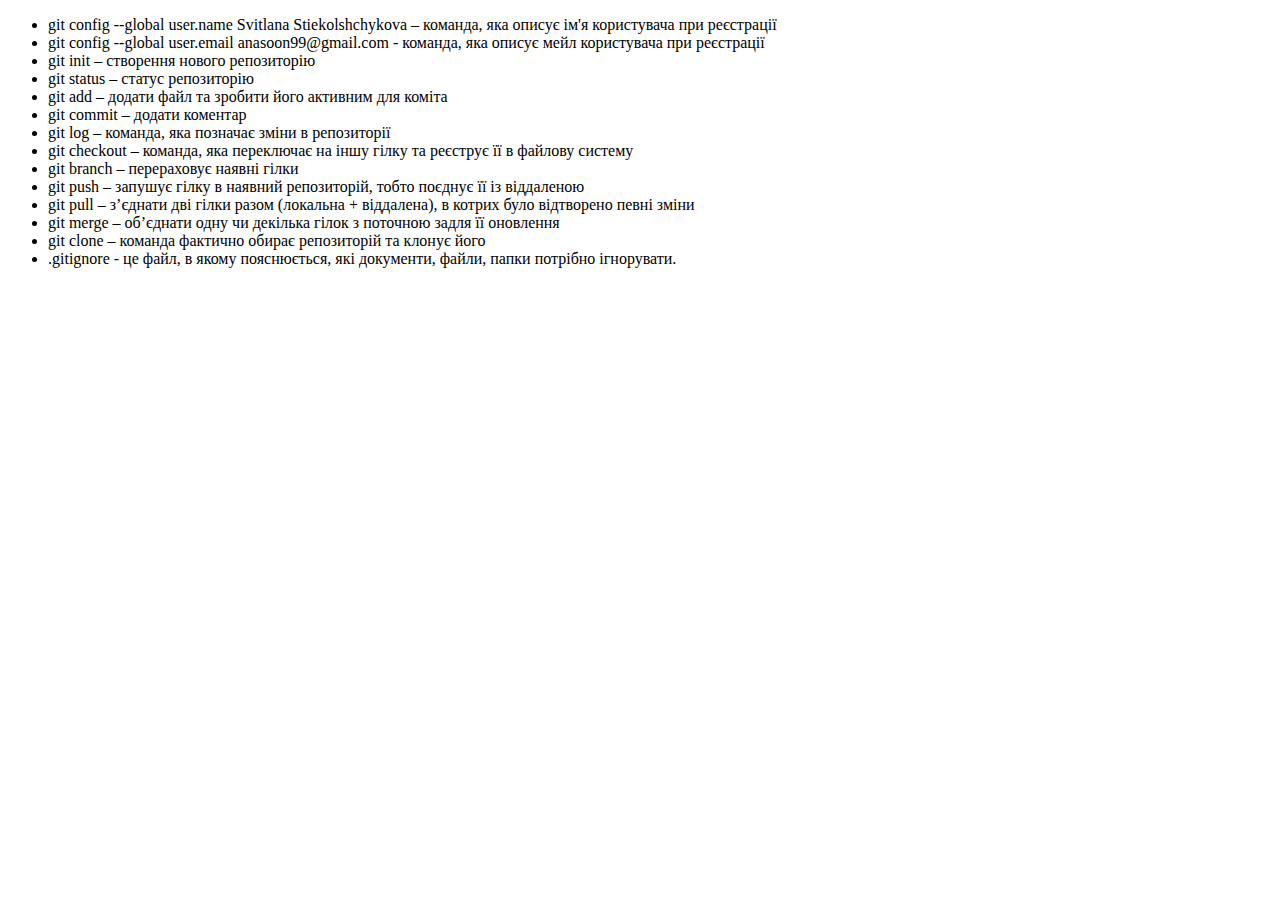
<file: HW1/index.html>
<!DOCTYPE html>
<html lang="en">
<head>
    <meta charset="UTF-8">
    <meta http-equiv="X-UA-Compatible" content="IE=edge">
    <meta name="viewport" content="width=device-width, initial-scale=1.0">
    <title>Git homework 1</title>
</head>
<body>
<ul>
    <li>git config --global user.name Svitlana Stiekolshchykova – команда, яка описує ім'я користувача при реєстрації</li>
    <li>git config --global user.email anasoon99@gmail.com - команда, яка описує мейл користувача при реєстрації </li>
    <li>git init – створення нового репозиторію</li>
    <li>git status – статус репозиторію</li>
    <li>git add – додати файл та зробити його активним для коміта</li>
    <li>git commit – додати коментар</li>
    <li>git log – команда, яка позначає зміни в репозиторії</li>
    <li>git checkout – команда, яка переключає на іншу гілку та реєструє її в файлову систему</li>
    <li>git branch – перераховує наявні гілки</li>
    <li>git push – запушує гілку в наявний репозиторій, тобто поєднує її із віддаленою</li>
    <li>git pull – з’єднати дві гілки разом (локальна + віддалена), в котрих було відтворено певні зміни</li>
    <li>git merge – об’єднати одну чи декілька гілок з поточною задля її оновлення</li>
    <li>git clone – команда фактично обирає репозиторій та клонує його</li>
    <li>.gitignore - це файл, в якому пояснюється, які документи, файли, папки потрібно ігнорувати.</li>
</ul>
</file>
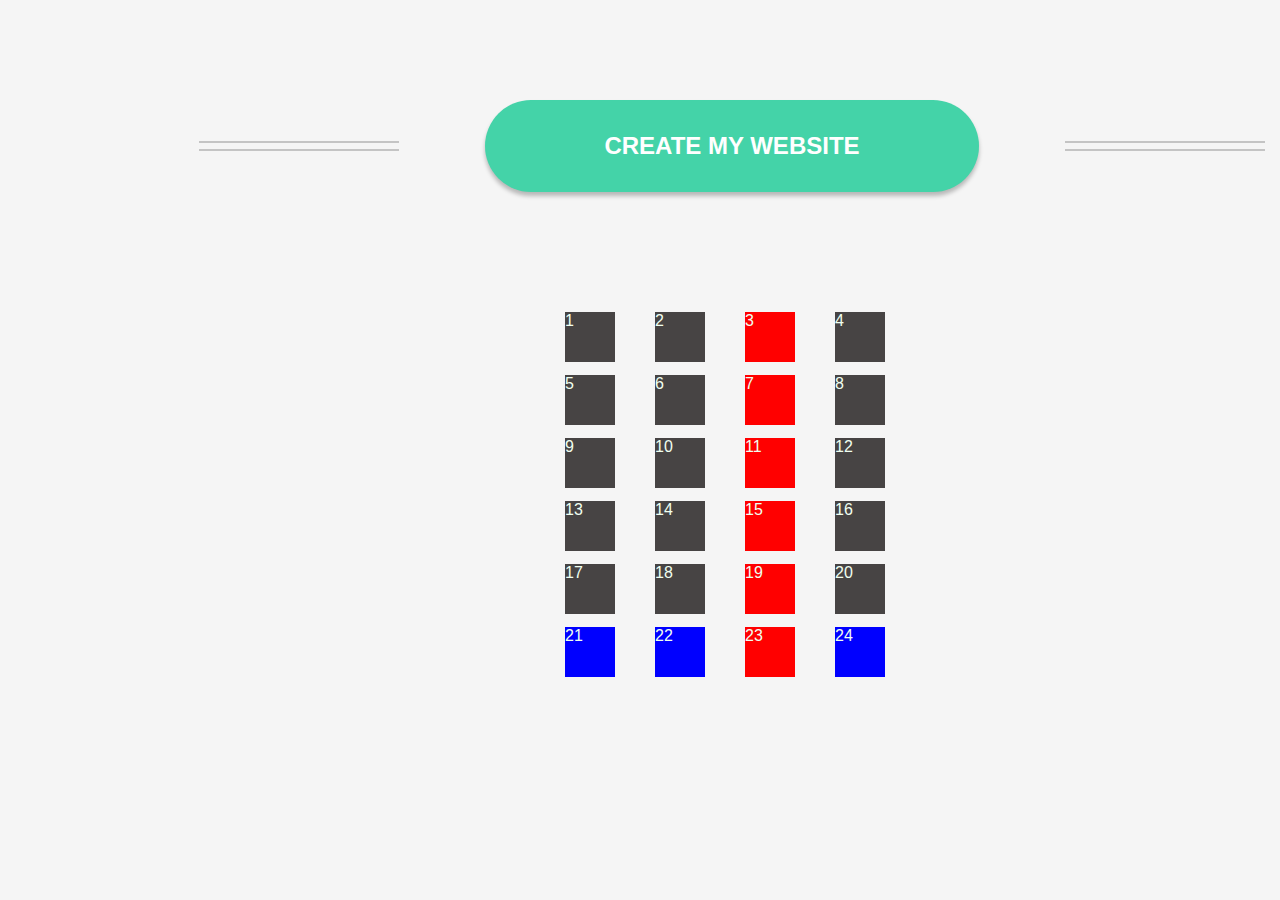
<file: HW10/index.html>
<!DOCTYPE html>
<html lang="en">
<head>
    <meta charset="UTF-8">
    <meta http-equiv="X-UA-Compatible" content="IE=edge">
    <meta name="viewport" content="width=device-width, initial-scale=1.0">
    <title>Homework 10</title>
    <link rel="stylesheet" href="style.css">
</head>
<body>
        <div class="button-create">
            <div class="button">CREATE MY WEBSITE</div>
            </div>
        <div class="pseudo-block">
            <div class="pseudo">1</div>
    <div class="pseudo">2</div>
    <div class="pseudo">3</div>
    <div class="pseudo">4</div>
    <div class="pseudo">5</div>
    <div class="pseudo">6</div>
    <div class="pseudo">7</div>
    <div class="pseudo">8</div>
    <div class="pseudo">9</div>
    <div class="pseudo">10</div>
    <div class="pseudo">11</div>
    <div class="pseudo">12</div>
    <div class="pseudo">13</div>
    <div class="pseudo">14</div>
    <div class="pseudo">15</div>
    <div class="pseudo">16</div>
    <div class="pseudo">17</div>
    <div class="pseudo">18</div>
    <div class="pseudo">19</div>
    <div class="pseudo">20</div>
    <div class="pseudo">21</div>
    <div class="pseudo">22</div>
    <div class="pseudo">23</div>
    <div class="pseudo">24</div>
        </div>
</body>
</html>
</file>
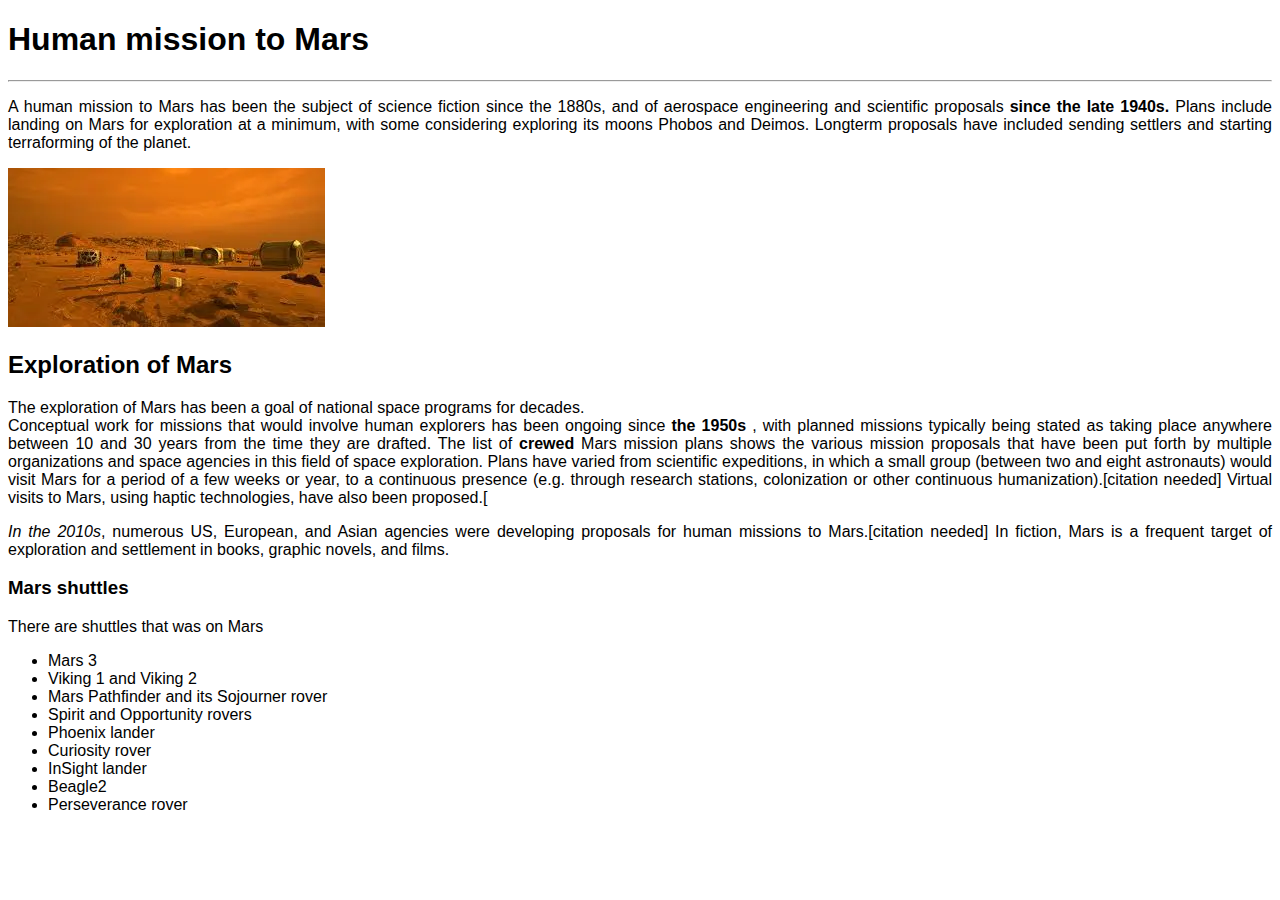
<file: HW3/index.html>
<!DOCTYPE html>
<html lang="en">
<head>
    <meta charset="UTF-8">
    <meta http-equiv="X-UA-Compatible" content="IE=edge">
    <meta name="viewport" content="width=device-width, initial-scale=1.0">
    <title>Mars</title>
    <style>
    p {
        text-align: justify;
    }
</style>
</head>
<body style="font-family: Helvetica">
    <h1>Human mission to Mars</h1>
    <hr>  
    <p>A human mission to Mars has been the subject of science fiction since the 1880s, and of aerospace engineering and scientific proposals <strong>since the late 1940s.</strong>  Plans include landing on Mars for exploration at a minimum, with some considering exploring its moons Phobos and Deimos. Longterm proposals have included sending settlers and starting terraforming of the planet.</p>
    <img src="mars.jpg" alt="mars">
    <h2>Exploration of Mars</h2>
    <p>The exploration of Mars has been a goal of national space programs for decades. <br>Conceptual work for missions that would involve human explorers has been ongoing since <strong> the 1950s </strong>, with planned missions typically being stated as taking place anywhere between 10 and 30 years from the time they are drafted. The list of <strong> crewed </strong> Mars mission plans shows the various mission proposals that have been put forth by multiple organizations and space agencies in this field of space exploration. Plans have varied from scientific expeditions, in which a small group (between two and eight astronauts) would visit Mars for a period of a few weeks or year, to a continuous presence (e.g. through research stations, colonization or other continuous humanization).[citation needed] Virtual visits to Mars, using haptic technologies, have also been proposed.[</p>
    <p><i>In the 2010s</i>, numerous US, European, and Asian agencies were developing proposals for human missions to Mars.[citation needed] In fiction, Mars is a frequent target of exploration and settlement in books, graphic novels, and films.</p>
    <h3>Mars shuttles</h3>
    <p>There are shuttles that was on Mars</p>
    <ul>
        <li>Mars 3</li>
        <li>Viking 1 and Viking 2</li>
        <li>Mars Pathfinder and its Sojourner rover</li>
        <li>Spirit and Opportunity rovers</li>
        <li>Phoenix lander</li>
        <li>Curiosity rover</li>
        <li>InSight lander</li>
        <li>Beagle2</li>
        <li>Perseverance rover</li>
    </ul>
</body>
</html>
</file>
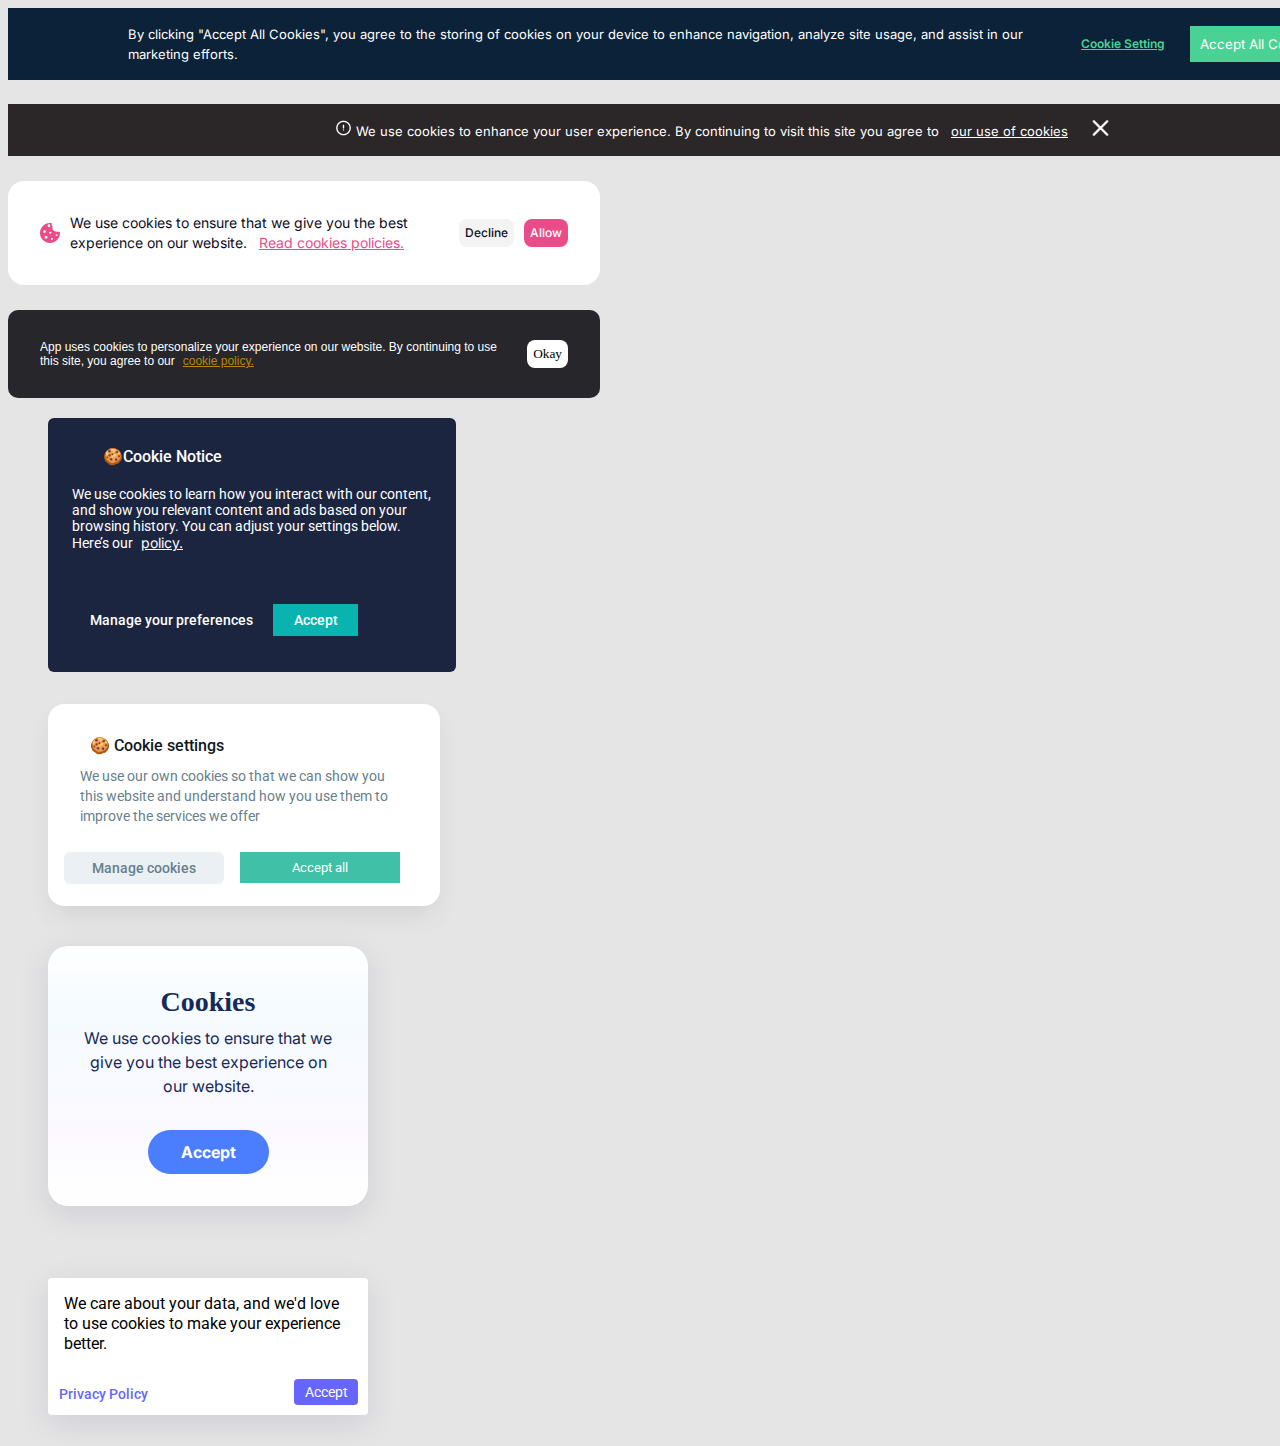
<file: HW4/index.html>
<!DOCTYPE html>
<html lang="en">
<head>
    <meta charset="UTF-8">
    <meta http-equiv="X-UA-Compatible" content="IE=edge">
    <meta name="viewport" content="width=device-width, initial-scale=1.0">
    <title>Homework CSS</title>
    <link rel="stylesheet" href="style.css">
    <link href="https://fonts.googleapis.com/css2?family=Inter:wght@400;500;600;900&family=Roboto:wght@400;500&family=Lato:wght@400;900&display=swap" rel="stylesheet">
</head>
<body>
<div class="design-one">
        <p>By clicking "Accept All Cookies", you agree to the storing of cookies on your device to enhance navigation, analyze site usage, and assist in our marketing efforts.</p>
        <a href="#">Cookie Setting</a>
        <button>Accept All Cookies</button>
</div>
<div class="design-two">
    <p>
        <img src="sign1.jpg" alt="sign1">
        We use cookies to enhance your user experience. By continuing to visit this site you agree to
        <a href="#">our use of cookies</a> 
        <img src="sign2.jpg" alt="sign2">
    </p>
</div>
<div class="design-three">
    <img src="sign3.svg" alt="sign3">
    <p> We use cookies to ensure that we give you the best experience on our website.
    <a href="#">Read cookies policies.</a>
    </p>
    <button class="button-decline">Decline</button>
    <button class= "button-allow">Allow</button>
</div>
<div class="design-four">
    <p>App uses cookies to personalize your experience on our website. By continuing to use this site, you agree to our<a href="#">cookie policy.</a></p>
        <button>Okay</button>
</div>
<div class="design-five">
    <h1>🍪Cookie Notice</h1>
<p class="p-one">We use cookies to learn how you interact with our content, and show you relevant content and ads based on your browsing history. You can adjust your settings below. Here’s our<a href="#">policy.</a></p>
<p class="p-two">Manage your preferences<button>Accept</button></p>
</div>
<div class= "design-six">
    <h2>🍪 Cookie settings</h2>
<p>We use our own cookies so that we can show you this website and understand how you use them to improve the services we offer</p>
    <button class="button-manage">Manage cookies</button>
    <button class="button-accept">Accept all</button>
</div>
<div class="design-seven">
    <h3>Cookies</h3>
    <p>We use cookies to ensure that we give you the best experience on our website.</p>
    <button>Accept</button>
</div>
<div class="design-eight">
<p>We care about your data, and we'd love to use cookies to make your experience better.</p>
<a href="#">Privacy Policy</a>
<button>Accept</button>
</div>
</body>
</html>
</file>
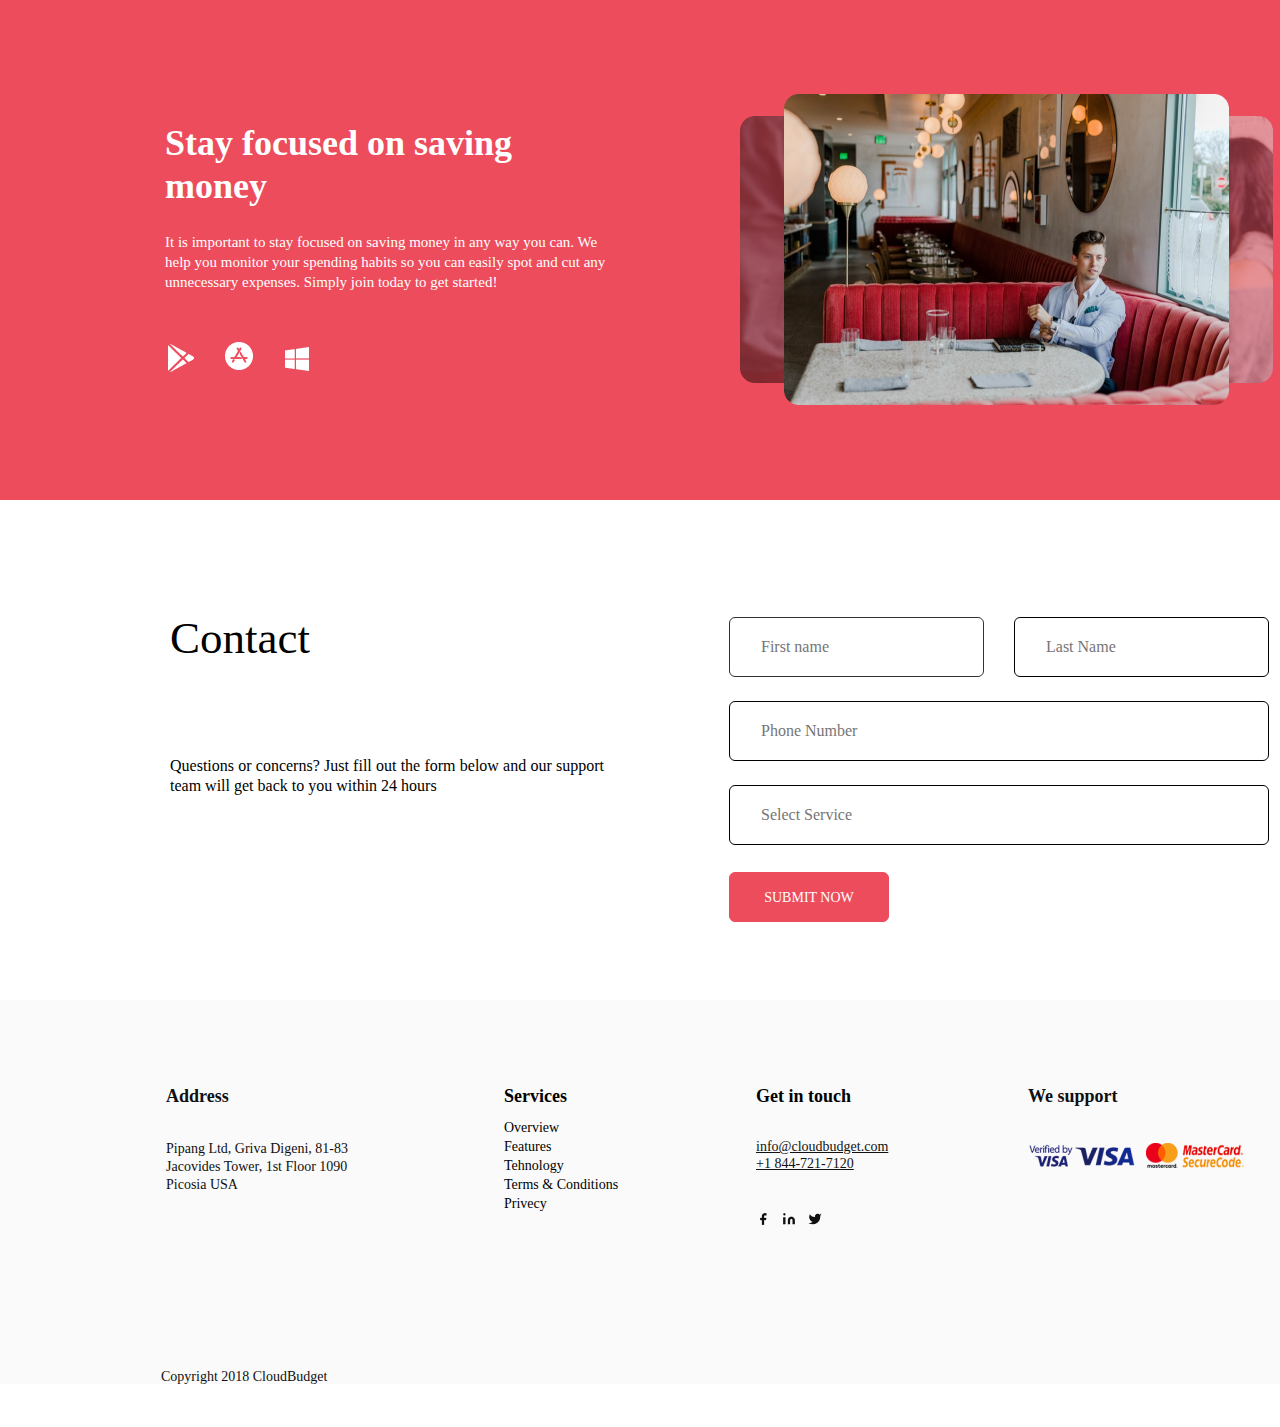
<file: HW6/index.html>
<!DOCTYPE html>
<html lang="en">
<head>
    <meta charset="UTF-8">
    <meta http-equiv="X-UA-Compatible" content="IE=edge">
    <meta name="viewport" content="width=device-width, initial-scale=1.0">
    <title>Homework 5</title>
    <link rel="stylesheet" href="style.css">
</head>
<body>
<div class="first-container">
    <div class="block-one">
        <div class="location">
        <div class="text-section">
            <h1 class="header">Stay focused on saving money</h1>
            <p class="paragraph">It is important to stay focused on saving money in any way you can. We help you monitor your spending habits so you can easily spot and cut any unnecessary expenses. Simply join today to get started!</p>
            <div class="vectors">
                <div class="vector1"><img src="images\vector1.png" alt="vector1"></div>
                <div class="vector2"><img src="images\vector2.png" alt="vector2"></div>
                <div class="vector3"><img src="images\vector3.png" alt="vector3"></div>
            </div>
        </div>
            <div class="image">
            <img class="restorant">
                <img src="images\man.png" alt="man">
            </div>
        </div>
    </div>
</div>
    </div>
    <div class="block-two">
        <div class="container-two">
        <div class="content">
            <div class="h2"><h2>Contact</h2></div>
            <div class="p"><p>Questions or concerns? Just fill out the form below and our support team will get back to you within 24 hours</p></div>
        </div>
    </div>
    <div class="table-contact">
    <div class="inputs-first-second">
        <div class="first-input">
            <input class="first" type="text" placeholder="First name">
        </div>
        <div class="second-input">
            <input class="last-name" type="text" placeholder="Last Name">
        </div>
    </div>
        <div class="third-input">
            <input class="phone" type="text" placeholder="Phone Number">
        </div>
        <div class="fourth-input">
            <input class="select" type="text" placeholder="Select Service">
        </div>
        <button class="submit-btn">SUBMIT NOW</button>
    </div>
</div>
    <div class="block-three">
        <div class="footer">
        <div class="container">
            <h1 class="heading-1">Address</h1>
            <p class="text-one">Pipang Ltd, Griva Digeni, 81-83 Jacovides Tower, 1st Floor 1090 Picosia USA</p>
        </div>
        <div class="services">
            <h1 class="heading-2">Services</h1>
        <div>
            <ul class="list">
                <li>Overview</li>
                <li>Features</li>
                <li>Tehnology</li>
                <li>Terms & Conditions</li>
                <li>Privecy</li>
            </ul>
        </div>
        </div>
        <div class="get-in-touch">
            <h1 class="heading-3">Get in touch</h1>
            <a class="gmail" href="#">info@cloudbudget.com</a>
            <a class="mobile" href="#">+1 844-721-7120</a>
        <div class="vectors">
            <img class="sites" src="images\social.png" alt="social">
        </div> 
        </div>
        <div class="support">
            <h1 class="heading-4">We support</h1>
            <img class="visa" src="images\visa.png" alt="visa">
        </div>
    </div>
    <footer>
        <div class="last-paragraph">
            <p class="copyright">Copyright 2018 CloudBudget</p>
        </div>
    </div>
</footer>
</body>
</html>
</file>
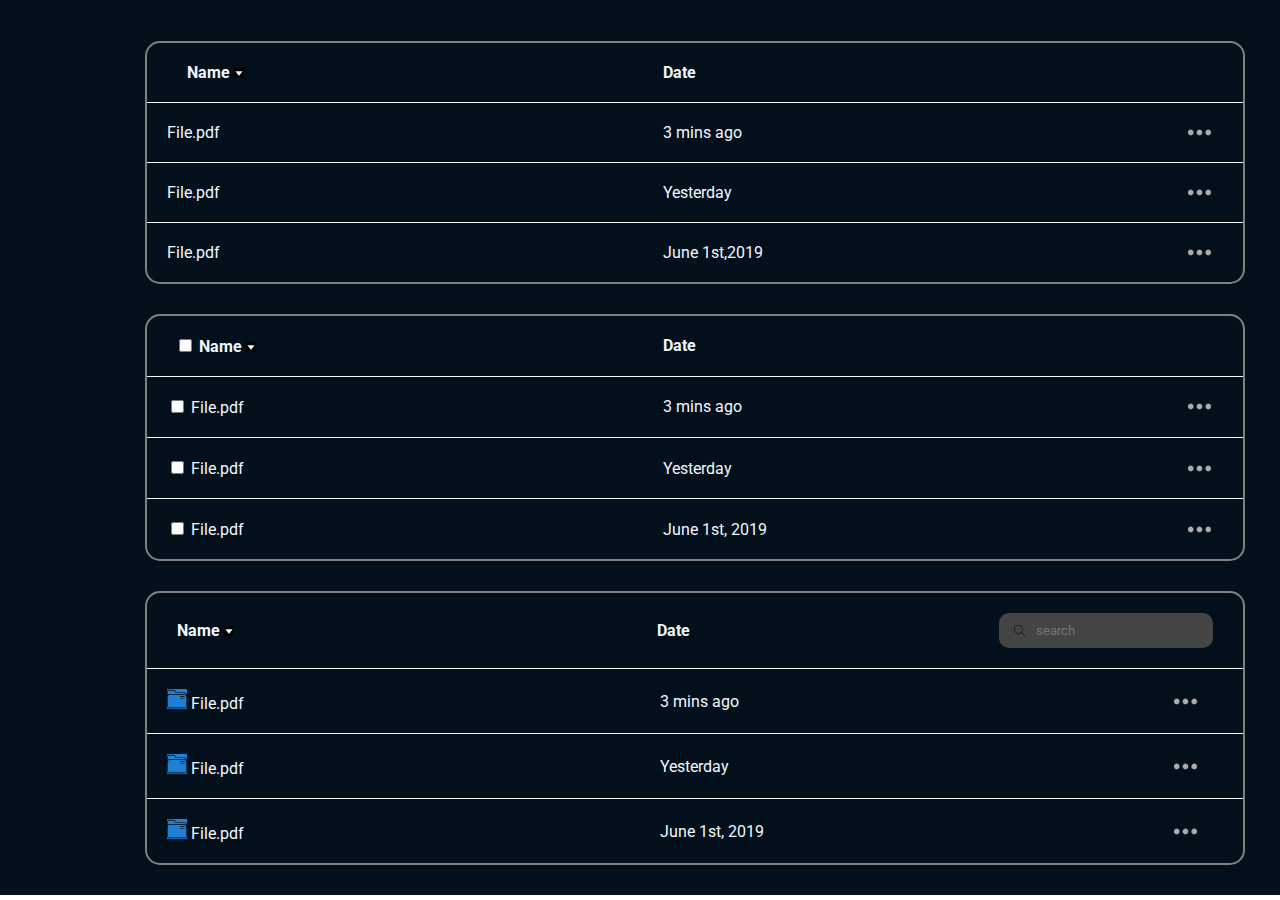
<file: HW8/index.html>
<!DOCTYPE html>
<html lang="en">
<head>
    <meta charset="UTF-8">
    <meta http-equiv="X-UA-Compatible" content="IE=edge">
    <meta name="viewport" content="width=device-width, initial-scale=1.0">
    <title>Homework 8</title>
    <link rel="stylesheet" href="style.css">
    <link rel="preconnect" href="https://fonts.googleapis.com">
    <link rel="preconnect" href="https://fonts.gstatic.com" crossorigin>
    <link href="https://fonts.googleapis.com/css2?family=Roboto:ital,wght@1,300&display=swap" rel="stylesheet">
</head>
<body>
    <div class="table">
        <div class="container-for-table">
            <table class="table-for-homework">
                <thead>
                    <tr class="table-homework">
                        <th class="table-name">Name
                         <img class="arrow" src="arrow.svg" alt="arrow">   
                        </th>
                        <th class="table-date">Date</th>
                    </tr>
                </thead>
                <tbody>
                    <tr>
                        <td class="table-pdf">File.pdf</td>
                        <td class="table-date">3 mins ago</td>
                    </tr>
                    <tr>
                        <td class="table-pdf">File.pdf</td>
                        <td class="table-file">Yesterday</td>
                    </tr>
                    <tr>
                        <td class="table-pdf">File.pdf</td>
                        <td class="table-file-last">June 1st,2019</td>
                    </tr>
                </tbody>
        </table>  



        <table class="table-for-homework">
            <thead>
                <tr>
                    <th class="table-name">
                        <form class="form-for-table" action="#">
                            <input type="checkbox" id="name-input" placeholder="Name" value="File">
                            <label for="Name" id="name-label">Name</label>
                            
                        </form>
                        <img class="arrows" src="arrow.svg" alt="arrow">  
                    </th>
                    <th class="table-date">Date</th>
                </thead>
                <tbody>
                    <tr>
                        <td class="table-pdf">
                        <form class="form-for-table" action="#">
                            <input type="checkbox" id="name-input" placeholder="File.pdf" value="File">
                            <label for="Name" id="name-label">File.pdf</label>
                        </form>
                        <td class="table-date">3 mins ago</td>
                        </td>
                    </tr>
                    <tr>
                        
                    </tr>
                    <tr>
                        <td class="table-pdf">
                            <form class="form-for-table" action="#">
                                <input type="checkbox" id="name-input" placeholder="Name" value="File">
                                <label for="Name" id="name-label">File.pdf</label>
                            </form>
                            <td class="table-file">Yesterday</td>
                        </td>
                    </tr>
                    <tr>
                        
                    </tr>
                    <tr>
                        <td class="foot-table">
                            <form class="form-for-table" action="#">
                                <input type="checkbox" id="name-input" placeholder="Name" value="File">
                                <label for="Name" id="name-label">File.pdf</label>
                            </form>
                        </td>
                        <td class="table-file-last">June 1st, 2019</td>
                    </tr>
                </tbody>
        </table>





    
        <table class="table-for-homework">
            <thead>
                <tr>
                    <th class="table-name-last">Name
                        <img class="arrow" src="arrow.svg" alt="arrow">  
                    </th>
                    <th class="table-for-date">Date</th>
                    <th class="input-search">
                        <form class="search-date" action="#">
                            <input class="search" id="#" name="search" placeholder="search" type="text">
                        </form>
                    </th></th>
                </tr>
            </thead>
            <tbody>
                <tr>
                    <td class="table-pdf">
                        <img class="folder" src="folder.svg" alt="folder">
                        File.pdf
                    </td>
                    <td class="file-third">3 mins ago</td>
                    <td class="dots-last"></td>

                    
                </tr>
                <tr>
                    <td class="table-pdf">
                        <img class="folder" src="folder.svg" alt="folder">
                        File.pdf
                    </td>
                    <td class="file-third">Yesterday</td>
                    <td class="dots-last"></td>
                </tr>
                <tr>
                    <td class="footer">
                        <img class="folder" src="folder.svg" alt="folder">
                        File.pdf
                    </td>
                    <td class="file-third">June 1st, 2019</td>
                    <td class="dots-last"></td>
                </tr>
            </tbody>
        </table>   
     </div>
    </div>
</body>
</html>
</file>
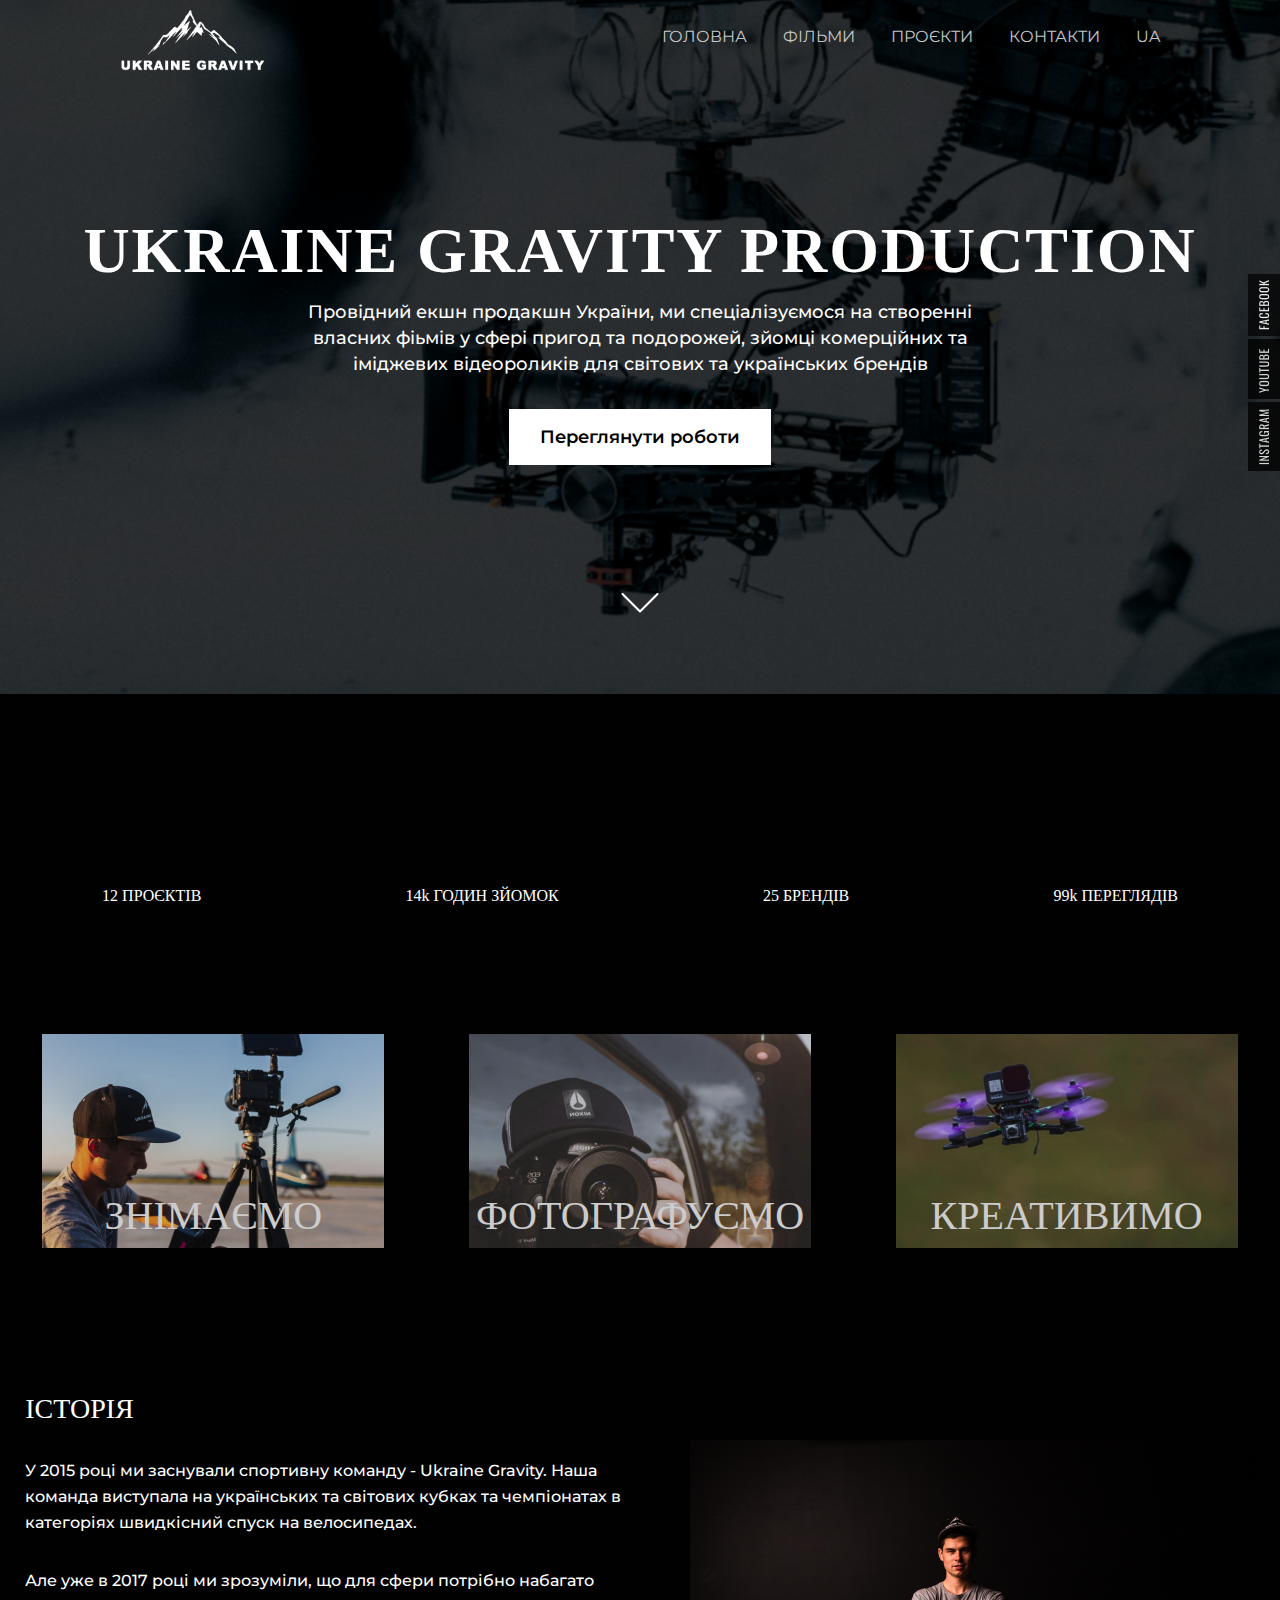
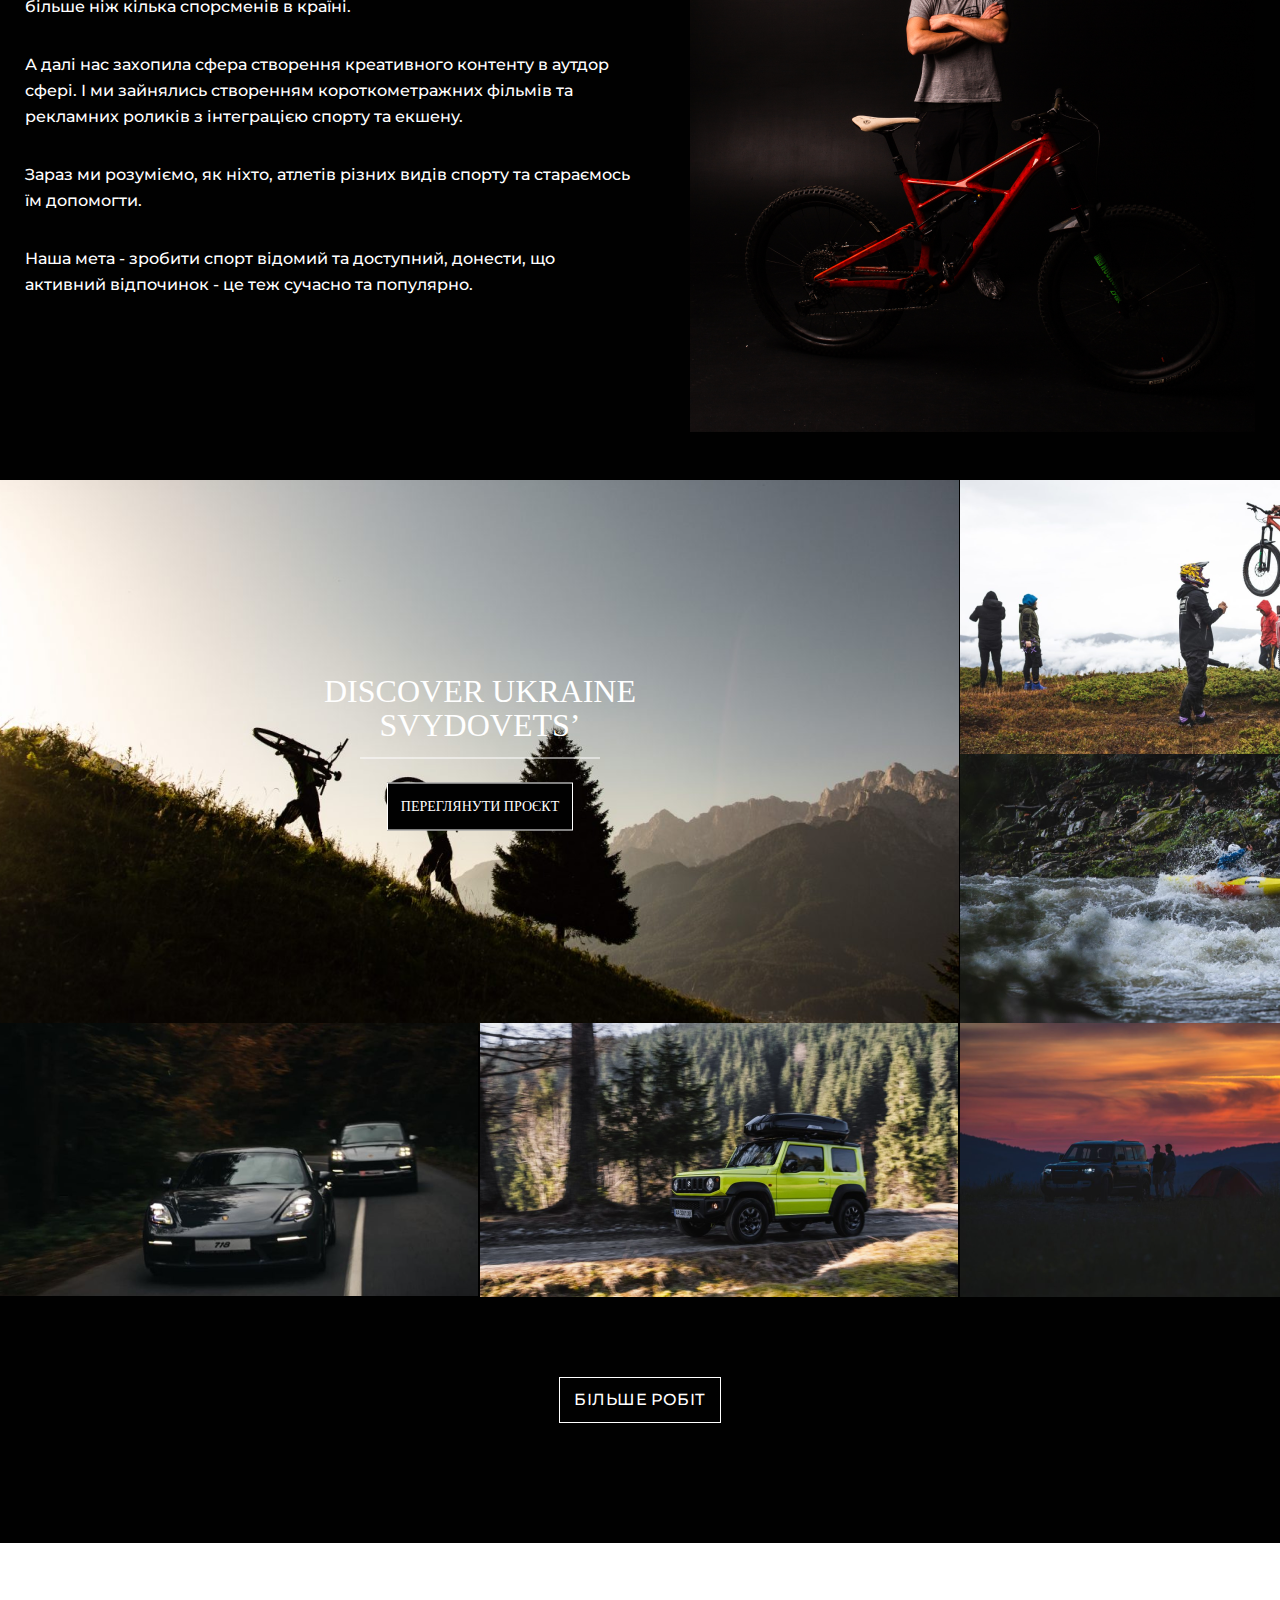
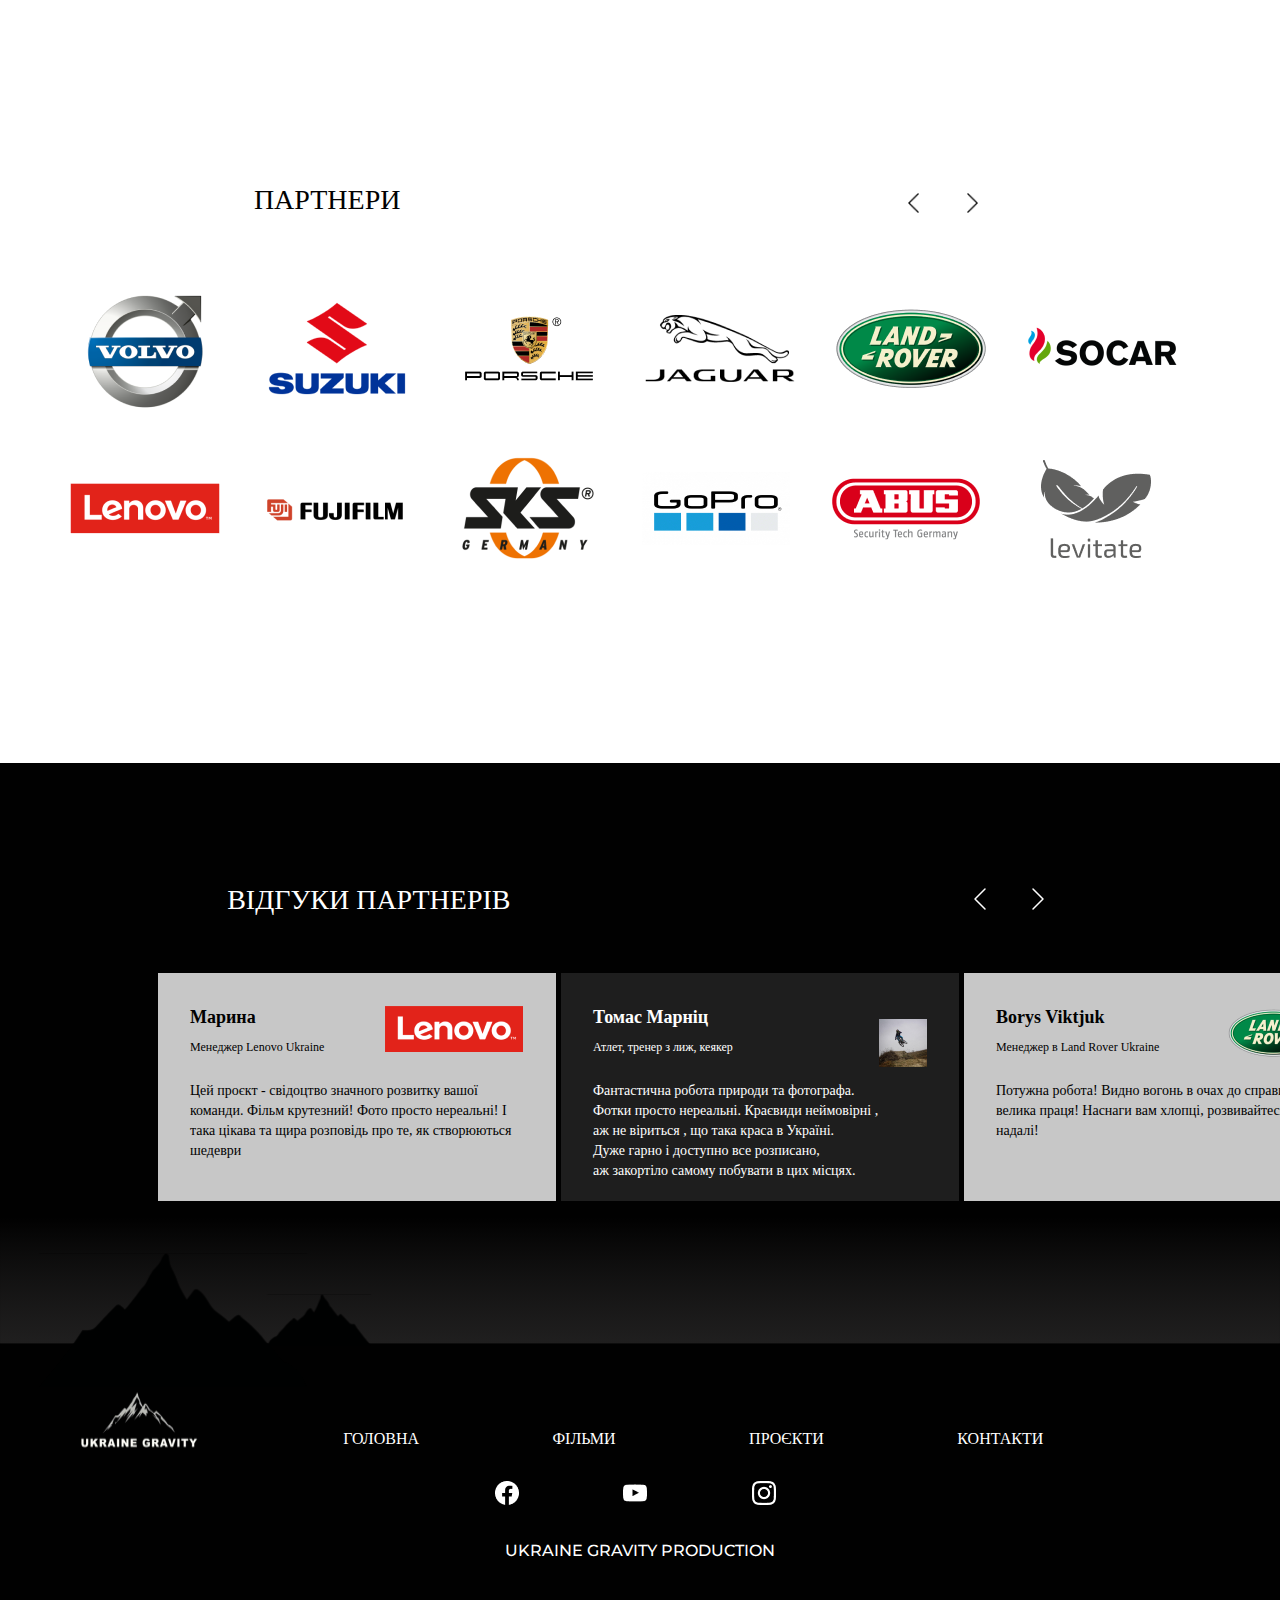
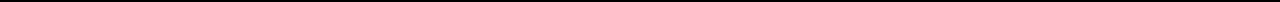
<file: Project/index.html>
<!DOCTYPE html>
<html lang="en">
<head>
    <meta charset="UTF-8">
    <meta http-equiv="X-UA-Compatible" content="IE=edge">
    <meta name="viewport" content="width=device-width, initial-scale=1.0">
    <title>Cursor Project</title>
    <link rel="stylesheet" href="nor.css">
    <link rel="stylesheet" href="style.css">
    <link href="https://fonts.googleapis.com/css2?family=Montserrat:wght@400;500;600&display=swap" rel="stylesheet">
</head>
<body>
    <header class="header">
        <div class="menu-header">
            <div class="photo-gravity">
                <img class="gravity-logo" src="images/mainlogo.png" alt="mainlogo">
            </div>
            <div class="menu-gravity">
                <a class="header-gravity" href="#">ГОЛОВНА</a>
                <a class="header-gravity" href="#">ФІЛЬМИ</a>
                <a class="header-gravity" href="#">ПРОЄКТИ</a>
                <a class="header-gravity" href="#">КОНТАКТИ</a>
                <a class="header-gravity" href="#">UA</a>
            </div>
        </div>
        <div class="images-menu">
            <img class="social-media" src="images\inst.png" alt="inst">
            <img class="social-media" src="images\youtube.png" alt="youtube">
            <img class="social-media" src="images\facebook.png" alt="facebook"> 
        </div>
        <div class="about-menu">
            <h1 class="title-gravity">UKRAINE GRAVITY PRODUCTION</h1>
            <p class="paragraph-gravity">Провідний екшн продакшн України, ми спеціалізуємося на створенні власних фіьмів у сфері пригод та подорожей, зйомці комерційних та іміджевих відеороликів для світових та українських брендів</p>
            <button class="works-menu">Переглянути роботи</button>
            <img class="down-arrow" src="images\arrowdown.png" alt="arrowdown">
        </div>
    </header>

    <main>
<section class="gravity-section-block-two">
    <div class="gravity-shadow-content">
        <p class="section-block-two-paragraph">12 ПРОЄКТІВ</p>
        <p class="section-block-two-paragraph">14k ГОДИН ЗЙОМОК</p>
        <p class="section-block-two-paragraph">25 БРЕНДІВ</p>
        <p class="section-block-two-paragraph">99k ПЕРЕГЛЯДІВ</p>
    </div>
    <div class="section-block-two-photos">
        <p class="making-video">ЗНІМАЄМО</p>
        <p class="taking-pictures">ФОТОГРАФУЄМО</p>
        <p class="kreative">КРЕАТИВИМО</p>
</div>
</section>

<section class="gravity-history">
    <div class="section-history">
        <h1 class="history-title">ІСТОРІЯ</h1>
        <p class="history-paragraph">У 2015 році ми заснували спортивну команду - Ukraine Gravity. Наша команда виступала на українських та світових кубках та чемпіонатах в категоріях швидкісний спуск на велосипедах. 
        </p>
        <p class="history-paragraph">
            Але уже в 2017 році ми зрозуміли, що для сфери потрібно набагато більше ніж кілька спорсменів в країні.
        </p>
        <p class="history-paragraph">А далі нас захопила сфера створення креативного контенту в аутдор сфері.  І ми зайнялись створенням короткометражних фільмів  та рекламних роликів з інтеграцією спорту та екшену. 
        </p>
        <p class="history-paragraph">
            Зараз ми розуміємо, як ніхто, атлетів  різних видів спорту та стараємось їм допомогти.
        </p>
        <p class="history-paragraph">
            Наша мета - зробити спорт відомий та доступний, донести, що активний відпочинок -  це теж сучасно та популярно.
        </p>
    </div>
    <div class="history-gravity-picture">
        <img class="history-img" src="images\3man.png" alt="3man">
    </div>
</section>

<section class="project-discover">
    <div class="photos-location-gravity" >
            
        
        <div class="discover-location">
            <div class="discover-image"><img class="discover" src="images\discover1.png" alt="discover1">
                <div class="about-img">
                    <h2 class="discover-title">DISCOVER UKRAINE SVYDOVETS’</h2>
                    <hr class="line">
                    <button class="discover-project-works">ПЕРЕГЛЯНУТИ ПРОЄКТ</button>
                </div>
            </div>
            <div class="discover-image"><img class="discover" src="images\discover2.png" alt="discover2"></div>   
            <div class="discover-image"><img class="discover" src="images\discover3.png" alt="discover3"></div>
            <div class="discover-image"><img class="discover" src="images\discover4.png" alt="discover4"></div>
            <div class="discover-image"><img class="discover" src="images\discover5.png" alt="discover5"></div>
            
            <div class="discover-image"><img class="discover" src="images\discover6.png" alt="discover6">
            </div>
        </div> 
        <div class="button-project-discover">
            <button class="button-project">БІЛЬШЕ РОБІТ</button>
        </div>   
    </div>
</section>


<section class="partners">
    <div class="partners-header">
        <div class="partners-menu">
            <h1 class="title-partners">ПАРТНЕРИ</h1>
        </div>
        <div class="menu-with-arrow">
            <img class="arrow-partners" src="images/arrowleft.png" alt="arrowleft">
            <img class="arrow-partners" src="images/arrowright.png" alt="arrowright">
        </div>
    </div>
    <container class="partners-logo">
        <div class="logos">
            <div class="logotypes-first-row">
                <img class="partners-about" src="images/partners/partner1.png" alt="partner1">
                <img class="partners-about" src="images/partners/partner2.png" alt="partner2">
                <img class="partners-about" src="images/partners/partner3.png" alt="partner3">
                <img class="partners-about" src="images/partners/partner4.png" alt="partner4">
                <img class="partners-about" src="images/partners/partner5.png" alt="partner5">
                <img class="partners-about" src="images/partners/partner6.png" alt="partner6"> <br>
            </div>
            <div class="logotypes-second-row">
                <img class="partners-about" src="images/partners/partner7.png" alt="partner7">
                <img class="partners-about" src="images/partners/partner8.png" alt="partner8">
                <img class="partners-about" src="images/partners/partner9.png" alt="partner9">
                <img class="partners-about" src="images/partners/partner10.png" alt="partner10">
                <img class="partners-about" src="images/partners/partner11.png" alt="partner11">
                <img class="partners-about" src="images/partners/partner12.png" alt="partner12">
            </div>
      </div>
    </div>
    </container>
</section>

<section class="reviews">
    <div class="reviews-menu-with-arrow">
        <div class="reviews-header">
            <div class="reviews-menu">
                <h1 class="title-review">ВІДГУКИ ПАРТНЕРІВ</h1>
            </div>
                <div class="arrow-reviews">
                    <img class="arrow-group" src="images/arrow-group.svg" alt="arrow-group">
                </div>
        </div> 
    </div>
   
    <div class="reviews-container">
        <div class="reviews-cards">
            <div class="card-lenovo">
                <div class="text-lenovo">
                    <h1 class="title-name-first">Марина</h1>
                    <p class="paragraph-lenovo-first">Менеджер Lenovo Ukraine</p>
                    <p class="paragraph-lenovo-second">Цей проєкт - свідоцтво значного розвитку вашої команди. Фільм крутезний! Фото просто нереальні! 
                        І така цікава та щира розповідь про те, як створюються шедеври
                    </p>
                </div>
                
            </div>
            <div class="sport-card">
                <h2 class="sport-title">Томас Марніц</h2>
                <p class="paragraph-sport-first">Атлет, тренер з лиж, кеякер</p>
                <p class="paragraph-sport-second">Фантастична робота природи та фотографа. <br> Фотки просто нереальні. Краєвиди неймовірні , <br> аж не віриться , що така краса в Україні. <br>
                    Дуже гарно і доступно все розписано, <br> аж закортіло самому побувати в цих місцях.
                </p>
            </div>
            <div class="land-rover">
                <h3 class="land-rover-title">Borys Viktjuk</h3>
                <p class="land-rover-paragraph-first">Менеджер в Land Rover Ukraine</p>
                <p class="land-rover-paragraph-second">Потужна робота! Видно вогонь в очах до справи та велика праця!
                    Наснаги вам хлопці, розвивайтеся і надалі!
                </p>
            </div>
        </div>
    </div>
</section>
    </main>
    <footer>
        <div class="footer">
            <div class="footer-main-logo">
                <img class="main-logo-head" src="images/footer-mountains.svg" alt="footer-mountains">
            </div>
            <div class="footer-about">
                
                <ul class="list-footer">
                    <img class="footer-logo" src="images/footer-logo.png" alt="footer-logo">
                    <li class="list">ГОЛОВНА</li>
                    <li class="list">ФІЛЬМИ</li>
                    <li class="list">ПРОЄКТИ</li>
                    <li class="list">КОНТАКТИ</li>
                </ul>
            </div>

<div class="footer-socials">
                <div class="footer-image">
                    <img class="socials" alt="facebook" src="images/footer-facebook.png">
                </div>
                <div class="footer-image">
                    <img class="socials" alt="youtube" src="images/footer-youtube.png">
                </div>
                <div class="footer-image">
                    <img class="socials" alt="inst" src="images/footer-inst.png">
                </div>
                
            </div>
            <div class="footer-last">
                <h1 class="footer-title">UKRAINE GRAVITY PRODUCTION</h1>
            </div>
        </div>
    </footer>
</body>
</html>
</file>
<file: HW10/style.css>
*{
    font-family: Arial, Helvetica, sans-serif;
    background-color: whitesmoke;
}
.button{
    display: flex;
    align-items: center;
    justify-content: center;
    text-align: center;
    width: 494px;
    height: 92px;
    box-shadow: 0px 4px 4px rgba(0, 0, 0, 0.25);
    border-radius: 100px;
    font-weight: bold;
    font-size: 24px;
    line-height: 28px;
    background: #44D3A8;
    color: #FFFFFF;
    position: relative;
    margin-left: 477px;
    margin-top: 100px;
    cursor: pointer;
}

.button::before{
    
    position: absolute;
    width: 200px;
    height: 6px;
    border-top: 2px solid #C4C4C4;
    border-bottom: 2px solid #C4C4C4;
    right: 580px;
    content: '';
}

.button::after{
    
    position: absolute;
    width: 200px;
    height: 6px;
    border-top: 2px solid #C4C4C4;
    border-bottom: 2px solid #C4C4C4;
    left: 580px;
    content: '';
}

.button:hover{
    transition-delay: .0s;
    background-color: coral;
}

.pseudo-block{
    width: 280px;
    display: grid;
    grid-template-columns: repeat(4, 70px);
    column-gap: 20px;
    row-gap: 13px;
    justify-content: center;
    padding-left: 587px;
    padding-top: 120px;
    margin-bottom: 100px;
}

.pseudo{
        width: 50px;
        height: 50px;
        background-color: rgb(71, 68, 68);
        justify-content: center;
        color: honeydew;
    }
    
    .pseudo:nth-child(1n+21){
        background-color: blue;
    }
    
    .pseudo:nth-child(4n+3){
        background-color: red;
    }
</file>
<file: HW4/style.css>
body{
    background: #E5E5E5;
    height: 1430px;
    justify-content: center;
}
.design-one{
    background: #0B2239;
    display: flex;
    width: 1440px;
    height: 72px;
    left: 0px;
    top: 0px;
}
.design-one p{
    color: #FFF;
    font-family: Inter;
    font-style: normal;
    font-weight: normal;
    font-size: 13px;
    line-height: 20px;
    width: 922px;
    height: 40px;
    margin: 16px 42px 16px 120px;
}
.design-one a{
    color: #4AD295;
    font-family: Inter;
    width: 96px;
    height: 20px;
    font-weight: 600;
    font-size: 12px;
    line-height: 20px;
    margin: 10px 20px 26px 0px;
    animation: none;
}
.design-one button{
    color: #FFF;
    background-color: #4AD295;
    font-family: Inter;
    margin: 18px 120px 18px 0;
    size: 12px;
    width: 140px;
    height: 36px;
    left: 116px;
    cursor: pointer;
    border-style: none;
}
.design-two{
    background-color: #2B2627;
    margin-top: 24px;
    height: 52px;
    width: 1440px;
    justify-content: center;
    font-weight: normal;
    font-size: 13px;
    line-height: 20px;
}
.design-two p, a{
    font-family: Inter;
    color: #FFFFFF;
    margin: 16px 20px 16px 8px;
    text-align: center;
    padding-top: 16px;
}
.design-three{
    background: #FFF;
    justify-content: center;
    display: flex;
    flex-direction: row;
    align-items: center;
    margin-top: 25px;
    height: 72px;
    width: 560px;
    border-radius: 16px;
    padding: 16px;
}
.design-three img{
    margin: 18px 10px 18px 16px;
}
.design-three p{
    color: #0D0C22;
    font-family: Inter;
    font-weight: normal;
    font-size: 14px;
    line-height: 20px;
    margin: 16px 10px 16px 0;
    padding-top: 16;
}
.design-three a{
    color: #EA4C89;
    font-family: Inter;
}
.button-decline {
    font-family: Inter;
    color: #0D0C22;
    background: rgba(13, 12, 34, 0.05);
    height: 28px;
    border-radius: 8px;
    border-style: none;
    font-weight: 500;
    font-size: 12px;
    line-height: 20px;
    margin: 22px 10px 22px 0;
    cursor: pointer;
}
.button-allow{
    background: #EA4C89;
    font-family: Inter;
    color: #FFFFFF;
    height: 28px;
    font-weight: 500;
    font-size: 12px;
    line-height: 20px;
    border-radius: 8px;
    border-style: none;
    margin: 22px 16px 22px 0;
    cursor: pointer;
}
.design-four{
    background: #26262B;
    color: #FFFFFF;
    margin-top: 25px;
    display: flex;
    flex-direction: row;
    justify-content: center;
    align-items: center;
    padding: 12px 16px;
    width: 560px;	
    height: 64px;
    left: 0px;
    border-radius: 10px;
}
.design-four p{
    color: #FFFFFF;
    font-family: sans-serif;
    font-weight: normal;
    font-size: 12px;
    border-radius: 12px;
    margin: 12px 10px 12px 16px;
}
.design-four a{
    color: darkgoldenrod;
    font-family: sans-serif;
}
.design-four button{
    background: #FFFFFF;
    font-family: Avenir LT Std;
    width: 49px;
    height: 28px;
    border-radius: 8px;
    border-style: none;
    margin: 18px 16px 18px 0;
    cursor: pointer;
}
.design-five{
    background: #1C2540;
    display: flex;
    flex-direction: column;
    align-items: flex-end;
    padding: 24px;
    margin-top: 25px;
    width: 360px;
    height: 206px;
    border-radius: 6px;
    margin: 20px 40px 72px 40px;
}
.design-five h1{
    color: #FFFFFF;
    font-family: Roboto;
    font-weight: 500;
    font-size: 16px;
    line-height: 20px;
    margin: 5px 210px 5px 24px;
}
.p-one{
    font-family: Roboto;
    color: #FFFFFF;
    font-weight: normal;
    height: 80px;
    font-size: 14px;
    line-height: 24px 67px 24px 24px; 
}
.p-two{
    color: #FFFFFF;
    font-family: Roboto;
    height: 16px;
    font-weight: 500;
    font-size: 14px;
    line-height: 16px;
    margin: 0px 50px 32px 3px;
    cursor: pointer;
}
.design-five button{
    margin: 24px 24px 24px 20px;
    background: #09B3AF;
    color: #FFF;
    font-family: Roboto;
    font-weight: 500;
    font-size: 14px;
    line-height: 16px;
    display: inline;
    width: 85px;
    height: 32px;
    border-style: none;
    cursor: pointer;
}
.design-six{
    background: #FFFFFF;
    box-shadow: 0px 12px 24px -6px rgba(96, 96, 96, 0.15), 0px 0px 1px rgba(96, 96, 96, 0.1);
    width: 360px;
    height: 170px;
    margin-top: 25px;
    border-radius: 16px;
    display: flex;
    flex-direction: column;
    align-items: flex-end;
    padding: 16px;
    margin: -40px 20px 20px 40px;
} 
.design-six h2{
    font-family: Roboto;
    color: #0F181D;
    font-weight: 500;
    font-size: 16px;
    line-height: 20px;
    margin: 16px 200px 10px 5px;
}
.design-six p{
    font-family: Roboto;
    color: #687F8C;
    font-weight: normal;
    font-size: 14px;
    line-height: 20px;
    margin: 0px 16px 16px 16px;
}
.button-manage{
    font-family: Roboto;
    color: #687F8C;
    background: #EAF0F4;
    width: 160px;
    height: 32px;
    border-radius: 6px;
    display: flex;
    flex-direction: row;
    justify-content: center;
    align-items: center;
    padding: 8px;
    border-style: none;
    font-weight: 500;
    font-size: 14px;
    line-height: 16px;
    margin: 10px 200px 16px 16px;
    cursor: pointer;
    
}
.button-accept{
    background: #40C1A7;
    font-family: Roboto;
    color: #FFFFFF;
    display: flex;
    flex-direction: row;
    justify-content: center;
    align-items: center;
    padding: 8px;
    width: 160px;
    height: 32px;
    margin: -48px 24px 24px 150px;
    border-style: none;
    cursor: pointer;
}
.design-seven {
    background: linear-gradient(180deg, rgba(255, 255, 255, 0.15) 0%, rgba(186, 226, 255, 0.15) 23.96%, rgba(229, 217, 255, 0.15) 71.87%, rgba(255, 255, 255, 0.15) 100%), #FFFFFF;
    box-shadow: 0px 8px 32px rgba(10, 3, 89, 0.1);
    border-radius: 20px;
    display: flex;
    flex-direction: column;
    margin-top: 25px;
    width: 320px;
    height: 260px;
    margin: 40px 40px 72px 40px;
}
.design-seven h3{
    font-family: Gilroy;
    color: #15295A;
    text-align: center;
    font-weight: 900;
    font-size: 28px;
    line-height: 48px;
    margin: 32px 108px 0 108px;
}
.design-seven p{
    font-family: Inter;
    text-align: center;
    color: #15295A;
    font-weight: normal;
    font-size: 16px;
    line-height: 24px;
    text-align: center;
    margin: 0 32px 32px 32px;
}
.design-seven button{
    background: #4A7EFF;
    color: #FFFFFF;
    font-family: Inter;
    width: 121px;
    height: 44px;
    border-radius: 43px;
    border-style: none;
    font-weight: bold;
    font-size: 16px;
    line-height: 24px;
    margin: 0 99.5px 32px 99.5px;
    cursor: pointer;
}
.design-eight{
    background-color: #FFFFFF;
    display: flex;
    flex-direction: column;
    box-shadow: 0px 8px 32px rgba(10, 3, 89, 0.1);
    border-radius: 4px;
    width: 320px;
    height: 137px;
    margin-top: 10px;
    margin-left: 40px;
}
.design-eight p{
    color: #000000; 
    font-family: Roboto, sans-serif;
    font-size: 16px;
    line-height: 20px;
    width: 288px;
    height: 60px;
    margin: 16px 16px 0px 16px;
}
.design-eight a{
    color: #6666FF;
    font-family: Roboto;
    width: 95px;
    height: 17px;
    font-weight: 500;
    font-size: 14px;
    line-height: 17px;
    text-align: center;
    text-decoration: none;
}
.design-eight button{
    background: #6666FF;
    font-family: Roboto, sans-serif;
    color: #FFFFFF;
    display: flex;
    flex-direction: row;
    justify-content: center;
    align-items: center;
    width: 64px;
    height: 33px;
    border-radius: 4px;
    font-size: 14px;
    line-height: 17px;
    margin: -40px 30px 10px 246px;
    cursor:pointer;
    border-style: none;
}
</file>
<file: HW6/style.css>
*,
*::before,
*::after {
  box-sizing: border-box;
}
ul[class],
ol[class] {
  padding: 0;
}
body,
h1,
h2,
h3,
h4,
p,
ul[class],
ol[class],
li,
figure,
figcaption,
blockquote,
dl,
dd {
  margin: 0;
}
*{
    font-family: Lato;
    font-weight: normal;
}
.block-one{
    background: #ED4C5C;
}
.location{
    display: flex;
    width: 1440px;
    height: 500px;
}
.image{
    display: flex;   
    margin: 94px 100px 95px 125px;
}
.text-section{
    font-family: Lato;
    padding-top: 122px;
    padding-left: 165px;
}
.header{
    font-family: lato;
    color: #FFFFFF;
    font-weight: 600;
    font-size: 36px;
    line-height: 43px;
    max-width: 445px;
}
.paragraph{
    font-family: lato;
    color: #FFFFFF;
    width: 450px;
    height: 64px;
    font-size: 15px;
    font-weight: normal;;
    font-style: normal;
    line-height: 20px;
    padding-top: 24px;
}
.vectors{
    padding-top: 40px;
    width: 134px;
    height: 32px;
    display: flex;
    justify-content: space-between;
    cursor: pointer;
}
.vector1{
    margin-right: 28px;
    margin-top: 30px;
    font-size: 32px
}
.vector2{
    width: 25px;
    margin-top: 30px;
    margin-right: 25px;
    font-size: 25px;
}
.vector3{
    margin-top: 35px;
    margin-left: 10px;
    font-size: 24px;
}
.block-two{
    background: #FFFFFF;
    display: flex;
}
.content{
    height: 500px;
    max-width: 1440px;
}
.container-two{
    display: flex;
    justify-content: space-between;
}
.h2{
    font-family: lato;
    color: #000000;
    font-weight: 600;
    font-size: 30px;
    line-height: 43px;
    margin: 117px 114px 96px 170px;
}
.p{
    font-family: lato;
    color: #000000;
    font-size: 16px;
    font-weight: normal;
    line-height: 20px;
    text-align: justify;
    width: 434px;
    margin: 96px 125px 223px 170px;
}
.table-contakt{
    display: flex;
    flex-direction: column;
}
.inputs-first-second{
    display: flex;
}
.first{
    margin-top: 117px;
    margin-bottom: 24px;
    margin-right: 30px;
    color: #13274380;
    padding-left: 31px;
    border: 1px solid #333333;
    box-sizing: border-box;
    border-radius: 6px;
    width: 255px;
    height: 60px;
    font-style: normal;
    font-weight: normal;
    font-size: 16px;
    line-height: 19px;
    outline: none;
}
.last-name{
    margin-top: 117px;
    padding-left: 31px;
    color: #13274380;
    width: 255px;
    height: 60px;
    font-weight: normal;
    font-size: 16px;
    line-height: 19px;
    border-radius: 6px;
    border: 1px solid black;
    outline: none;
}
.phone{
    color: #13274380;
    width: 540px;
    height: 60px;
    font-weight: normal;
    font-size: 16px;
    line-height: 19px;
    border-radius: 6px;
    border: 1px solid black;
    margin-bottom: 24px;
    padding-left: 31px;
    outline: none;
}
.select{
    color: #13274380;
    width: 540px;
    height: 60px;
    font-weight: normal;
    font-size: 16px;
    line-height: 19px;
    border-radius: 6px;
    border: 1px solid black;
    margin-bottom: 27px;
    padding-left: 31px;
    outline: none;
}
.submit-btn{
    color: #FFFFFF;
    background: #ED4C5C;
    width: 160px;
    height: 50px;
    font-weight: normal;
    font-size: 14px;
    line-height: 17px;
    border: 1.5px solid #ED4C5C;
    box-sizing: border-box;
    border-radius: 6px;
    cursor: pointer;
    outline: none;
}
.submit-btn:hover{
    background-color: lightcoral;
    border-radius: 6px;
    border: 1.5px solid lightcoral;
    color: lightgray;
}
.block-three{
    background: #FAFAFA;
}
.footer{
    display: flex;
    justify-content: space-between;
    width: 1440px;
    height: 360px;
    padding-top: 85px;
    padding-left: 166px;
    padding-right: 196px;
}
.heading-1{
    width: 65px;
    height: 22px;
    font-weight: bold;
    font-size: 18px;
    line-height: 22px;
    color: #101010;
}
.text-one{
    font-size: 14px;
    line-height: 18px;
    color: #101010; 
    max-width: 200px;
    height: 54px;
    padding: 33px 0px 131px;
}
.heading-2{
    width: 67px;
    height: 22px;
    font-weight: bold;
    padding-bottom: 33px;
    font-size: 18px;
    line-height: 22px;
}
.list{
    padding-top: 33px;
    font-size: 14px;
    line-height: 19px;
    text-transform: capitalize;
    list-style-type: none;
    cursor: pointer;
}
.heading-3{
    width: 101px;
    height: 22px;
    font-weight: bold;
    font-size: 18px;
    line-height: 22px;
}
.gmail{
    color: #121212;
    display: flex;
    flex-direction: column;
    padding-top: 33px;
    font-size: 14px;
    line-height: 14px;
    cursor: pointer;
}
.mobile{
    padding-top: 58px;
    padding-bottom: 256px;
    font-size: 14px;
    line-height: 14px;
    color: #121212;
    cursor: pointer;
}
.sites{
    color: black;
    width: 66px;
    height: 14px;
    display: flex;
    cursor: pointer;
}
.heading-4{
    width: 96px;
    height: 22px;
    font-weight: bold;
    color: #101010;
    font-size: 18px;
    line-height: 22px;
}
.visa{
    padding-top: 33px;
    cursor: pointer;
}
.last-paragraph{
    padding-top: 10px;
}
.copyright{
    background-color: #FAFAFA;
    color: #101010;
    font-size: 14px;
    line-height: 14px;
    padding-left: 161px;
}
</file>
<file: HW8/style.css>
*,
*::before,
*::after {
  box-sizing: border-box;
}
ul[class],
ol[class] {
  padding: 0;
}
body,
h1,
h2,
h3,
h4,
p,
ul[class],
ol[class],
li,
figure,
figcaption,
blockquote,
dl,
dd {
  margin: 0;
}

*{
    font-family: Roboto;
}
.table{
    display: flex;
    justify-content: center;
    background-color: rgb(3, 15, 26);
}
.container-for-table{
    color: aliceblue;
    padding-top: 40px;
}
.table-for-homework{
    border: 2px solid gray;
    border-radius: 15px;
    margin: 1px 0px 30px 110px;
    width: 1100px;
    height: 100px;
    border-spacing: 0px;
}
.arrow{
    background-color: aliceblue;
    width: 10px;
}
.folder{
    width: 20px;
    background-color: rgb(32, 127, 211);
}
.form-for-table{
    display: inline;
}
td{
    width: 600px;
    padding: 20px 0 20px 20px;
    font-size: 16px;
    border-top: 1px solid rgb(247, 247, 247);
    background-image: url(three-gray-dots.png); cursor: pointer;
    background-size: 53px;
    background-repeat: no-repeat;
    background-position: 530px;
}
th{
    width: 600px;
    padding: 20px 0 20px 20px;
    font-weight: bold;
    font-size: 16px;
}
.arrows{
    background-color: aliceblue;
    width: 10px;
}
.search{
    display: flex;
    padding: 10px 0 10px 37px;
    border-radius: 10px;
    border-style: none;
    background-color: rgb(68, 68, 68);
    outline: none;
    color: white;
    background-image: url(search.svg);
    background-repeat: no-repeat;
    background-size: 11px;
    background-position: 15px;
    margin-left: 180px;
}
.file-second{
    display: flex;
    justify-content: space-between;
    padding-left: 360px;
}
.table-for-date{
    padding-right: 36px;
}
.table-date{
    display: flex;
}
.table-name{
    padding-right: 380px;
}
.table-name-last{
    padding-right: 320px;

}
.file-third{
    padding-left: 95px;
    background-size: 32px;
}
.search-date{
    border-collapse: collapse;
    border-spacing: 0;
}
.dots-last{
    background-image: url(three-gray-dots.png) no-repeat; cursor: pointer;
    background-size: 53px;
    background-position: 360px;
}
</file>
<file: Project/nor.css>
/* Указываем box sizing */
*,
*::before,
*::after {
  box-sizing: border-box;
}

/* Убираем внутренние отступы */
ul[class],
ol[class] {
  padding: 0;
}

/* Убираем внешние отступы */
body,
h1,
h2,
h3,
h4,
p,
ul[class],
ol[class],
li,
figure,
figcaption,
blockquote,
dl,
dd {
  margin: 0;
}

/* Выставляем основные настройки по-умолчанию для body */
body {
  min-height: 100vh;
  scroll-behavior: smooth;
  text-rendering: optimizeSpeed;
  line-height: 1.5;
}

/* Удаляем стандартную стилизацию для всех ul и il, у которых есть атрибут class*/
ul[class],
ol[class] {
  list-style: none;
}

/* Элементы a, у которых нет класса, сбрасываем до дефолтных стилей */
a:not([class]) {
  text-decoration-skip-ink: auto;
}

/* Упрощаем работу с изображениями */
img {
  max-width: 100%;
  display: block;
}

/* Указываем понятную периодичность в потоке данных у article*/
article > * + * {
  margin-top: 1em;
}

/* Наследуем шрифты для инпутов и кнопок */
input,
button,
textarea,
select {
  font: inherit;
}

/* Удаляем все анимации и переходы для людей, которые предпочитай их не использовать */
@media (prefers-reduced-motion: reduce) {
  * {
    animation-duration: 0.01ms !important;
    animation-iteration-count: 1 !important;
    transition-duration: 0.01ms !important;
    scroll-behavior: auto !important;
  }
}
</file>
<file: Project/style.css>
*{
    text-decoration: none;
    outline: none;
    border: none;
}
.header{
    background: linear-gradient(0deg, rgba(0, 0, 0, 0.5), rgba(0, 0, 0, 0.5)), url("./images/1main.png") center center / cover no-repeat;
    width: 100%;
    position: relative;
}

.menu-header{
    display: flex;
    justify-content: space-between;
}

.gravity-logo{
    padding-left: 120px;
    padding-top: 8px;
    cursor: pointer;
}

.menu-gravity{
    padding-right: 120px;
    padding-top: 25px;
}

.header-gravity{
    padding: 0px 0px 0px 32px;
    color: #C7C7C7;
    font-family: Montserrat;
}

.header-gravity:hover{
    text-decoration: overline;
}

.about-menu{
    text-align: center;
    display: flex;
    justify-content: center;
    align-items: center;
    flex-direction: column;
}

.title-gravity{
    padding-top: 147px;
    font-family: Oswald;
    font-style: normal;
    font-weight: 600;
    font-size: 64px;
    line-height: 64px;
    text-transform: uppercase;
    color: #FFFFFF;
    letter-spacing: 0.03em;
    text-transform: uppercase;
}

.paragraph-gravity{
    font-family: Montserrat;
    font-size: 18px;
    font-style: normal;
    font-size: 18px;
    line-height: 26px;
    text-align: center;
    font-weight: 500;
    max-width: 683px;
    width: 100%;
    color: #fff;
    margin: 0px auto;
    padding-top: 16px;
    padding-bottom: 32px;
}

.images-menu{
    display: flex;
    justify-content: flex-end;
    flex-direction: column-reverse;
    align-items: flex-end;
    position: absolute;
    right: 0%;
    top: 39%;
}

.social-media{
    margin-top: 3px;
    cursor: pointer;
}
 
.works-menu{
    cursor: pointer;
    background: #FFFFFF;
    width: 262px;
    height: 56px;
    font-family: Montserrat;
    font-style: normal;
    font-weight: 600;
    font-size: 18px;
    line-height: 24px;
}

.works-menu:hover{
    background-color:darkgrey;
}

.down-arrow{
    padding-top: 128px;
    padding-bottom: 81px;
    cursor: pointer;
}

/*shadow*/

.gravity-section-block-two{
    padding-top: 190px;
    background-color: #010101;
}

.gravity-shadow-content{
    display: flex;
    justify-content: space-around;
    color: #FFFFFF;
}


/*Знімаємо, фотографуємо*/

.section-block-two-photos{
    display: flex;
    justify-content: space-around;
    color: #FFFFFF;
    padding-top: 126px;
}

.making-video{
    font-family: Oswald;
    font-style: normal;
    font-weight: 500;
    font-size: 40px;
    line-height: 64px;
    color: #FFFFFF;
    background-image: url(images/block1.1.png);
    opacity: 0.8;
    width: 342px;
    height: 214px;
    display: flex;
    justify-content: center;
    align-items: flex-end;
}

.taking-pictures{
    font-family: Oswald;
    font-style: normal;
    font-weight: 500;
    font-size: 40px;
    line-height: 64px;
    color: #FFFFFF;
    background-image: url(images/block1.2.png);
    opacity: 0.8;
    width: 342px;
    height: 214px;
    display: flex;
    justify-content: center;
    align-items: flex-end;
}

.kreative{
    font-family: Oswald;
    font-style: normal;
    font-weight: 500;
    font-size: 40px;
    line-height: 64px;
    color: #FFFFFF;
    background-image: url(images/block1.3.png);
    opacity: 0.8;
    width: 342px;
    height: 214px;
    display: flex;
    justify-content: center;
    align-items: flex-end;
}

/* Gravity History*/

.gravity-history{
    display: flex;
    justify-content: space-around;
    align-items: center;
    background: #010101;
    padding-top: 144px;
}

.section-history{
    color: #FFFFFF;
    padding-bottom: 182px;
}

.history-title{
    font-family: Oswald;
    width: 84px;
    height: 34px;
    font-style: normal;
    font-weight: normal;
    font-size: 28px;
    line-height: 34px;
    justify-content: center;
}

.history-paragraph{
    font-family: Montserrat;
    font-style: normal;
    font-weight: 500;
    font-size: 16px;
    line-height: 26px;
    width: 606px;
    justify-content: center;
    margin: 0px auto;
    padding-top: 32px;
}

.history-gravity-picture{
    padding-left: 8px;
}

/*DISCOVER UKRAINE SVYDOVETS’*/

.project-discover{
    background: #010101;
}

.discover-location{
    display: grid;
    grid-template-columns: repeat(3, 480px);
    grid-template-rows: 274px 269px;
    
}

.discover-image:nth-child(1){
    grid-column: 1/3;
    grid-row: 1/3;
    object-fit: cover;
    width: 100%;
    height: 100%;
}

.discover-image:nth-child(1){
    position: relative;
}

.about-img{
    position: absolute;
    display: flex;
    justify-content: center;
    flex-direction: column;
    align-items: center;
    text-align: center;
    left: 50%;
    top: 50%;
    transform: translate(-50% -50%);
    -webkit-transform: translate(-50%, -50%);
    -ms-transform: translate(-50%, -50%);
}


.discover-title{
    font-family: Oswald;
    font-style: normal;
    font-weight: normal;
    font-size: 32px;
    line-height: 34px;
    color: #FFFFFF;
    
}

.line{
    width: 240.25px;
    height: 1px;
    border: 0px solid #FFFFFF;
    background: #FFFFFF;
    margin-top: 16px;
}

.discover-project-works{
    margin-top: 16px;
    width: 186px;
    height: 48px;
    border: 1px solid #FFFFFF;
    box-sizing: border-box;
    background: #010101;
    font-family: Raleway;
    font-style: normal;
    font-weight: 500;
    font-size: 14px;
    line-height: 24px;
    color: #FFFFFF;
    text-transform: capitalize;
    cursor: pointer;
}

.discover-project-works:hover{
    background: linear-gradient(360deg, #010101 -16.15%, rgba(1, 1, 1, 0) 104.17%);;
}

.discover-image:nth-child(2){
    grid-column: 3/4;
    grid-row: 1/2;
    object-fit: cover;
    width: 100%;
    height: 100%;
}

.discover-image:nth-child(3){
    grid-column: 3/4;
    grid-row: 2/3;
    object-fit: cover;
    width: 100%;
    height: 100%;
}

.discover-image:nth-child(4){
    grid-column: 3/4;
    grid-row: 3/4;
    object-fit: cover;
    width: 100%;
    height: 100%;
}

.discover-image:nth-child(5){
    grid-column: 1/2;
    grid-row: 3/3;
    object-fit: cover;
    width: 100%;
    height: 100%;
}

.discover-image:nth-child(6){
    grid-column: 2/3;
    grid-row: 3/4;
    object-fit: cover;
    width: 100%;
    height: 100%;
}

.button-project-discover{
    display: flex;
    justify-content: center;
    margin-top: 40px;
    margin-bottom: 120px;
}

.button-project{
    font-family: Montserrat;
    font-style: normal;
    font-weight: 500;
    font-size: 16px;
    line-height: 24px;
    letter-spacing: 0.03em;
    color: #FFFFFF;
    border: 1px solid #FFFFFF;
    background: #010101;
    box-sizing: border-box;
    width: 162px;
    height: 46px;
    margin-top: 40px;
    margin-bottom: 120px;
}

.button-project:hover{
    background: linear-gradient(360deg, #504c4c -16.15%, rgba(1, 1, 1, 0) 104.17%);;
    cursor: pointer;
}

.discover-image{
    position: relative;
}

/*PARTNERS*/

.partners-header{
    display: flex;
    justify-content: space-around;
    padding-top: 120px;
    background: #FFFFFF;
}

.menu-with-arrow{
    display: flex;
    justify-content: space-between;
    padding-top: 10px;
    padding-bottom: 60px;
}

.arrow-partners{
    padding-right: 48px;
    color:  #010101;
    height: 20px;
    cursor: pointer;
}

/*PARTNERS*/

.partners{
    padding-bottom: 170px;
}

.title-partners{
    color: #010101;
    font-family: Oswald;
    font-style: normal;
    font-weight: normal;
    font-size: 28px;
    line-height: 34px;
}

.logotypes-first-row{
    display: flex;
    justify-content: space-around;
    align-items: center;
}

.logotypes-second-row{
    display: flex;
    justify-content: space-around;
    align-items: center;
}

.partners-about{
    cursor: pointer;
}

.logos{
    margin-left: 50px;
    margin-right: 50px;
}

.logotypes-second-row{
    margin-right: 39px;
}

/*REVIEWS*/

.reviews{
    background-color:  #010101;
}

.reviews-header{
    display: flex;
    justify-content: space-around;
    padding-top: 120px;
    color: #FFFFFF;
}


.title-review{
    color: #FFFFFF;
    font-family: Oswald;
    font-style: normal;
    font-weight: normal;
    font-size: 28px;
    line-height: 34px;
}

.reviews-cards{
    display: flex;
    margin-top: 56px;
    margin-left: 38px;
    width: 398px;
    height: 228px;
    justify-content: space-between;
}

.arrow-group{
    cursor: pointer;
}

.card-lenovo{
    margin-left: 120px;
    margin-right: 5px;
    box-sizing: border-box;
    background-color: #C7C7C7;
    padding: 32px 32px 42px 32px;
    position: relative;
}

.title-name-first{
    font-family: Oswald;
    font-style: normal;
    font-weight: bold;
    font-size: 18px;
    line-height: 24px;
    color: #010101;
    padding-bottom: 8px;
}

.text-lenovo::after{
    content: url(./images/lenovo.png);
    top: 14%;
    left: 57%;
    position: absolute;
}

.paragraph-lenovo-first{
    width: 193px;
    font-family: Raleway;
    font-style: normal;
    font-weight: 500;
    font-size: 12px;
    line-height: 20px;
    color: #010101;
    padding-bottom: 24px;
}

.paragraph-lenovo-second{
    width: 334px;
    font-family: Raleway;
    font-style: normal;
    font-weight: 500;
    font-size: 14px;
    line-height: 20px;
    color: #010101;
}

.sport-card{
    background: #1E1E1E;
    width: 398px;
    box-sizing: border-box;
    margin-right: 5px;
    padding: 32px 32px 42px 32px;
    position: relative;
}

.sport-card::after{
    content: url(./images/sport.png);
    position: absolute;
    top: 20%;
    left: 80%;
}

.sport-title{
    font-family: Oswald;
    font-style: normal;
    font-weight: 600;
    font-size: 18px;
    line-height: 24px;
    color: #FFFFFF;
    padding-bottom: 8px;
}

.paragraph-sport-first{
    width: 162px;
    font-family: Raleway;
    font-style: normal;
    font-weight: 500;
    font-size: 12px;
    line-height: 20px;
    color: #FFFFFF;
    padding-bottom: 24px;
}

.paragraph-sport-second{
    width: 334px;
    font-family: Raleway;
    font-style: normal;
    font-weight: 500;
    font-size: 14px;
    line-height: 20px;
    color: #FFFFFF;
}

.land-rover{
    background: #C7C7C7;
    box-sizing: border-box;
    padding: 32px 32px 42px 32px;
    position: relative;
}

.land-rover::after{
    content: url(images/land-rover.png);
    position: absolute;
    top: 16%;
    left: 66%;
}

.land-rover-title{
    font-family: Oswald;
    font-style: normal;
    font-weight: 600;
    font-size: 18px;
    line-height: 24px;
    color: #010101;
    padding-bottom: 8px;
}

.land-rover-paragraph-first{
    width: 193px;
    font-family: Raleway;
    font-style: normal;
    font-weight: 500;
    font-size: 12px;
    line-height: 20px;
    color: #010101;
    padding-bottom: 24px;
}

.land-rover-paragraph-second{
    width: 334px;
    font-family: Raleway;
    font-style: normal;
    font-weight: 500;
    font-size: 14px;
    line-height: 20px;
    color: #010101;
}

/*FOOOTER*/

.footer{
    background-color: #010101;
    color: #fff;
    padding-bottom: 35px;
}

.footer-logo:hover{
    transform: scale(1.2);
    cursor: pointer;
}

.main-logo-head{
    width: 100%;
}

.list-footer{
    display: flex;
    justify-content: space-around;
    list-style-type: none;
}

.list{
    margin-top: 40px;
    cursor: pointer;
}

.list:hover{
    text-decoration: overline;
}

.list:nth-child(5){
    margin-right: 170px;
}

.list:nth-child(1){
    margin-left: 100px;
}

.footer-socials{
    display: flex;
    justify-content: space-evenly;
    margin: 30px 400px 30px 390px;
    cursor: pointer;
}

.socials:hover{
    background: linear-gradient(180deg, #010101 11.52%, rgba(41, 40, 40, 0.76) 100%);
    transform: scale(1.2);
}

.footer-title{
    font-family: Montserrat;
    font-style: normal;
    font-weight: 500;
    font-size: 16px;
    line-height: 32px;
    width: 271px;
    display: flex;
    justify-content: center;
    align-items: center;
}

.footer-title:hover{
    text-decoration: overline;
}

.footer-last{
    display: flex;
    justify-content: center;
}
</file>
